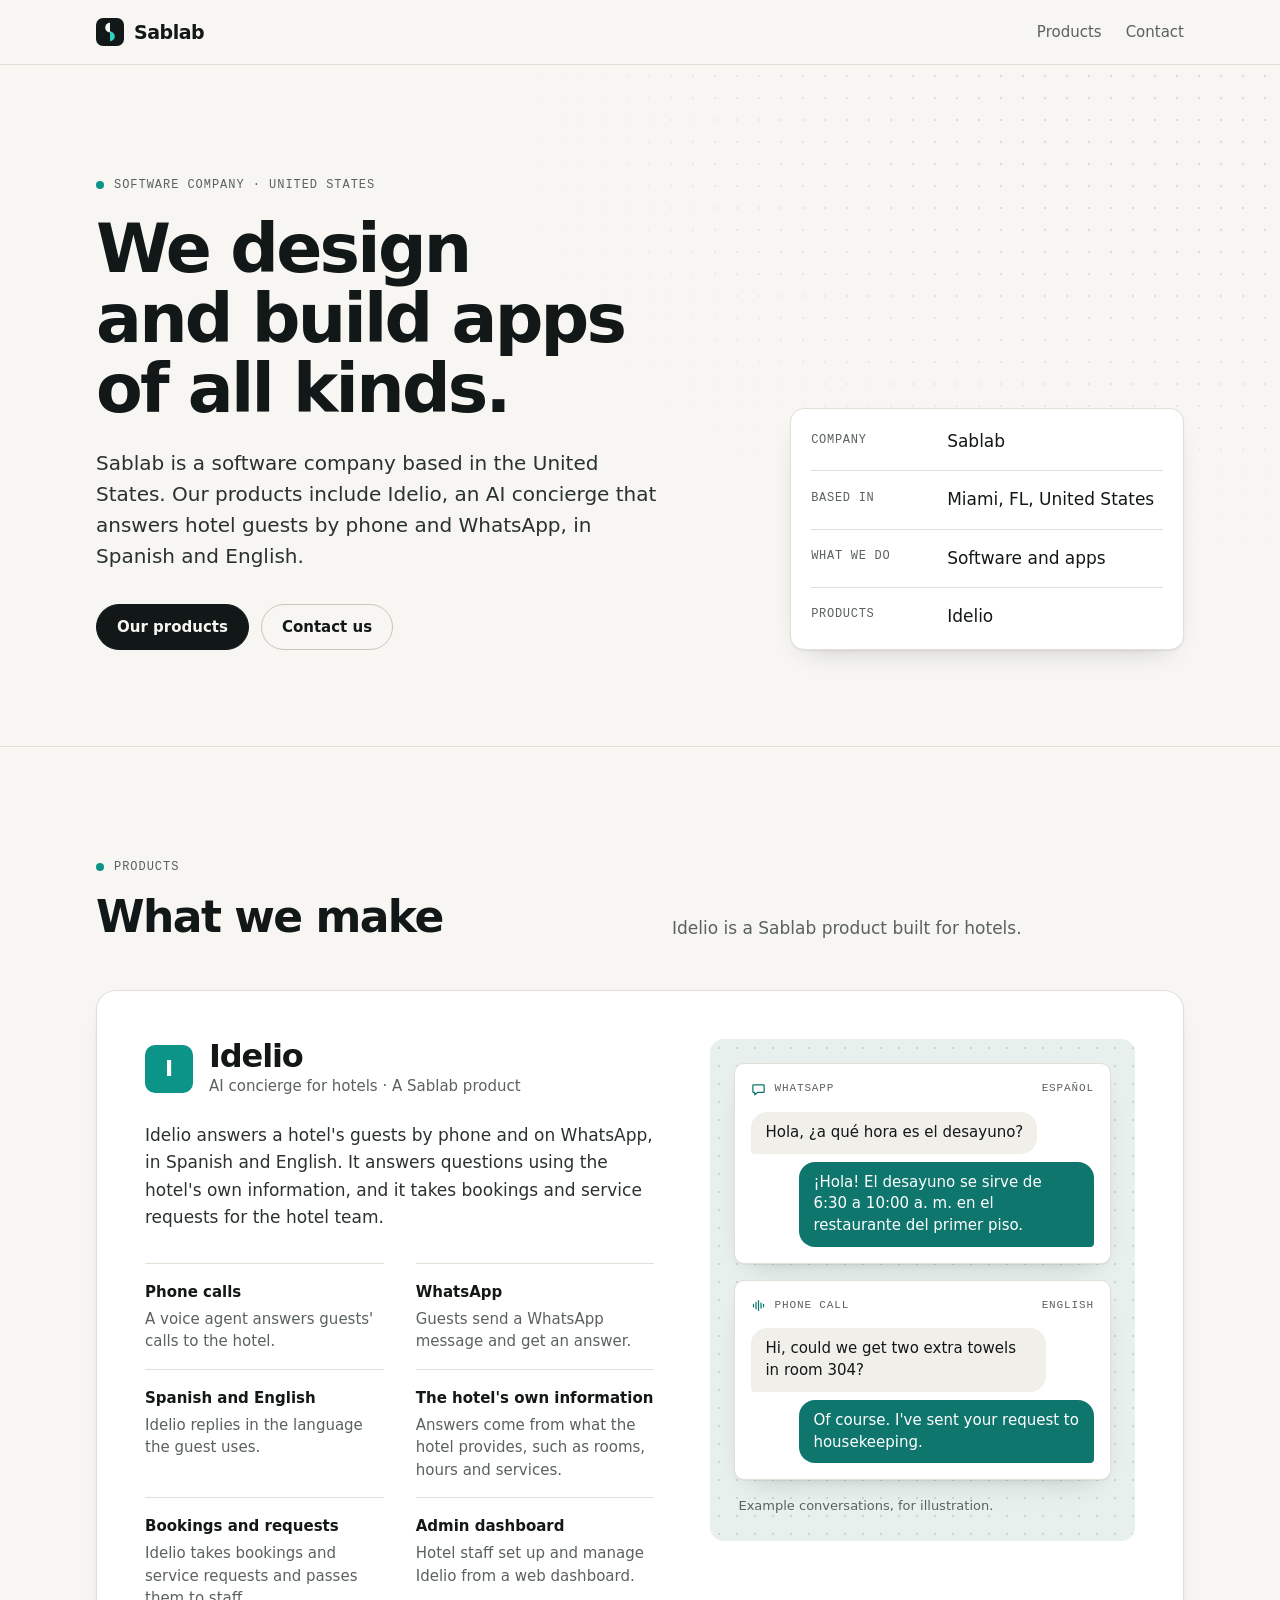
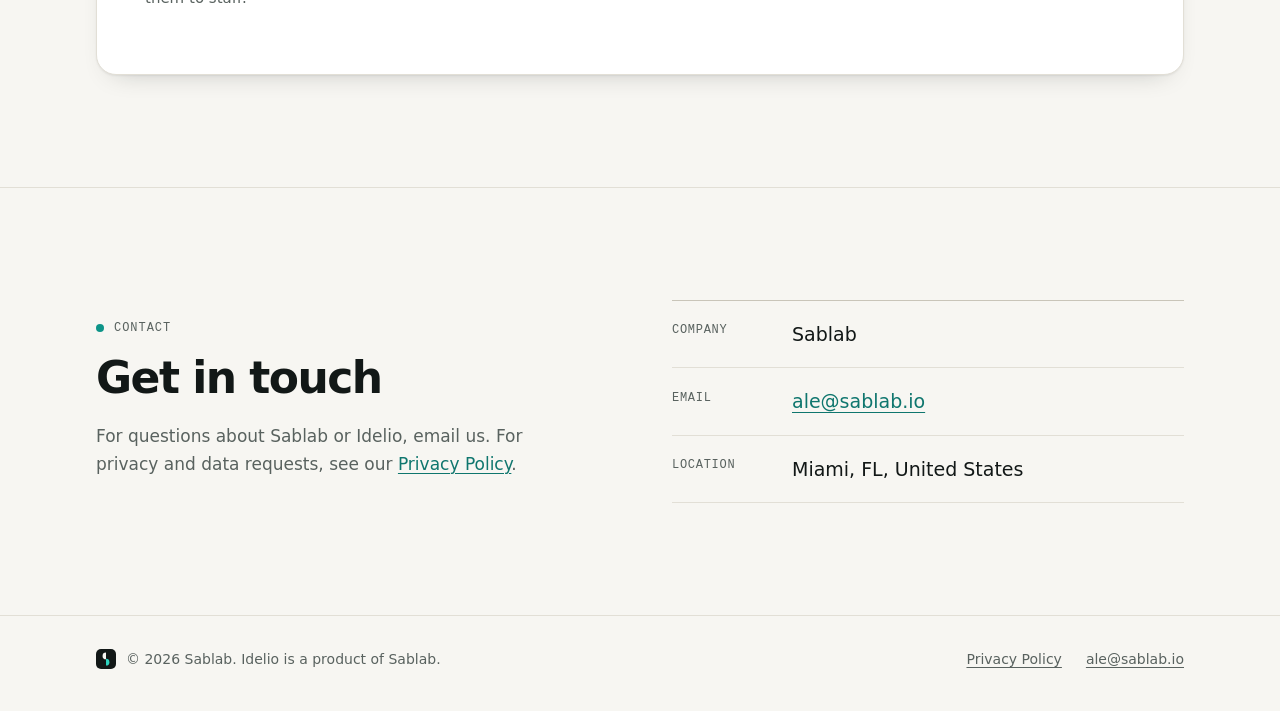
<file: index.html>
<!doctype html>
<html lang="en">
<head>
  <meta charset="utf-8">
  <meta name="viewport" content="width=device-width, initial-scale=1">
  <title>Sablab | Software company</title>
  <meta name="description" content="Sablab is a software company based in the United States that designs and builds apps. Our products include Idelio, an AI concierge for hotels.">
  <link rel="canonical" href="https://sablab.io/">
  <meta name="color-scheme" content="light dark">
  <meta name="theme-color" content="#f7f6f2" media="(prefers-color-scheme: light)">
  <meta name="theme-color" content="#0d1211" media="(prefers-color-scheme: dark)">
  <meta property="og:type" content="website">
  <meta property="og:site_name" content="Sablab">
  <meta property="og:title" content="Sablab | Software company">
  <meta property="og:description" content="Sablab is a software company based in the United States that designs and builds apps. Our products include Idelio, an AI concierge for hotels.">
  <meta property="og:url" content="https://sablab.io/">
  <link rel="icon" href="favicon.svg" type="image/svg+xml">
  <link rel="stylesheet" href="styles.css">
</head>
<body>
  <a class="skip-link" href="#main">Skip to content</a>

  <header class="site-header">
    <div class="wrap header-inner">
      <a class="brand" href="index.html">
        <svg class="brand-mark" viewBox="0 0 32 32" aria-hidden="true" focusable="false">
          <rect class="mark-tile" width="32" height="32" rx="8"/>
          <path class="mark-top" d="M16 5.5a5.5 5.5 0 0 0 0 11z"/>
          <path class="mark-bottom" d="M16 15.5a5.5 5.5 0 0 1 0 11z"/>
        </svg>
        <span>Sablab</span>
      </a>
      <nav aria-label="Main">
        <ul class="nav-list">
          <li><a href="#idelio">Products</a></li>
          <li><a href="#contact">Contact</a></li>
        </ul>
      </nav>
    </div>
  </header>

  <main id="main">
    <section class="hero" aria-labelledby="hero-title">
      <div class="wrap hero-grid">
        <div>
          <p class="eyebrow">Software company · United States</p>
          <h1 id="hero-title">We design and build apps of all kinds.</h1>
          <p class="lede">Sablab is a software company based in the United States. Our products include Idelio, an AI concierge that answers hotel guests by phone and WhatsApp, in Spanish and English.</p>
          <div class="actions">
            <a class="button" href="#idelio">Our products</a>
            <a class="button button-quiet" href="#contact">Contact us</a>
          </div>
        </div>

        <dl class="facts" aria-label="Company details">
          <div><dt>Company</dt><dd>Sablab</dd></div>
          <div><dt>Based in</dt><dd>Miami, FL, United States</dd></div>
          <div><dt>What we do</dt><dd>Software and apps</dd></div>
          <div><dt>Products</dt><dd>Idelio</dd></div>
        </dl>
      </div>
    </section>

    <section id="idelio" class="section" aria-labelledby="products-title">
      <div class="wrap">
        <div class="section-head">
          <div>
            <p class="eyebrow">Products</p>
            <h2 id="products-title" class="section-title">What we make</h2>
          </div>
          <p class="section-intro">Idelio is a Sablab product built for hotels.</p>
        </div>

        <article class="product" aria-labelledby="idelio-title">
          <div>
            <div class="product-id">
              <span class="idelio-mark" aria-hidden="true">I</span>
              <div>
                <h3 id="idelio-title" class="product-name">Idelio</h3>
                <p class="product-tagline"><span>AI concierge for hotels</span> <span>A Sablab product</span></p>
              </div>
            </div>

            <p class="product-desc">Idelio answers a hotel's guests by phone and on WhatsApp, in Spanish and English. It answers questions using the hotel's own information, and it takes bookings and service requests for the hotel team.</p>

            <ul class="features">
              <li>
                <strong class="feature-title">Phone calls</strong>
                <p>A voice agent answers guests' calls to the hotel.</p>
              </li>
              <li>
                <strong class="feature-title">WhatsApp</strong>
                <p>Guests send a WhatsApp message and get an answer.</p>
              </li>
              <li>
                <strong class="feature-title">Spanish and English</strong>
                <p>Idelio replies in the language the guest uses.</p>
              </li>
              <li>
                <strong class="feature-title">The hotel's own information</strong>
                <p>Answers come from what the hotel provides, such as rooms, hours and services.</p>
              </li>
              <li>
                <strong class="feature-title">Bookings and requests</strong>
                <p>Idelio takes bookings and service requests and passes them to staff.</p>
              </li>
              <li>
                <strong class="feature-title">Admin dashboard</strong>
                <p>Hotel staff set up and manage Idelio from a web dashboard.</p>
              </li>
            </ul>
          </div>

          <figure class="demo">
            <div class="thread">
              <p class="thread-label">
                <span class="thread-channel">
                  <svg viewBox="0 0 24 24" fill="none" stroke="currentColor" stroke-width="2" stroke-linejoin="round" aria-hidden="true" focusable="false"><path d="M4 4.5h16a1 1 0 0 1 1 1v10a1 1 0 0 1-1 1h-9l-5 4v-4H4a1 1 0 0 1-1-1v-10a1 1 0 0 1 1-1z"/></svg>
                  WhatsApp
                </span>
                <span>Español</span>
              </p>
              <p class="bubble bubble-guest"><span class="visually-hidden">Guest: </span>Hola, ¿a qué hora es el desayuno?</p>
              <p class="bubble bubble-agent"><span class="visually-hidden">Idelio: </span>¡Hola! El desayuno se sirve de 6:30 a 10:00&nbsp;a.&nbsp;m. en el restaurante del primer piso.</p>
            </div>

            <div class="thread">
              <p class="thread-label">
                <span class="thread-channel">
                  <svg viewBox="0 0 24 24" fill="none" stroke="currentColor" stroke-width="2" stroke-linecap="round" aria-hidden="true" focusable="false"><path d="M4 10v4M8 7v10M12 4v16M16 8v8M20 10v4"/></svg>
                  Phone call
                </span>
                <span>English</span>
              </p>
              <p class="bubble bubble-guest"><span class="visually-hidden">Guest: </span>Hi, could we get two extra towels in room 304?</p>
              <p class="bubble bubble-agent"><span class="visually-hidden">Idelio: </span>Of course. I've sent your request to housekeeping.</p>
            </div>

            <figcaption>Example conversations, for illustration.</figcaption>
          </figure>
        </article>
      </div>
    </section>

    <section id="contact" class="section" aria-labelledby="contact-title">
      <div class="wrap contact-grid">
        <div class="contact-copy">
          <p class="eyebrow">Contact</p>
          <h2 id="contact-title" class="section-title">Get in touch</h2>
          <p>For questions about Sablab or Idelio, email us. For privacy and data requests, see our <a href="privacy.html">Privacy Policy</a>.</p>
        </div>

        <address>
          <dl class="contact-list">
            <div><dt>Company</dt><dd>Sablab</dd></div>
            <div><dt>Email</dt><dd><a href="mailto:ale@sablab.io">ale@sablab.io</a></dd></div>
            <div><dt>Location</dt><dd>Miami, FL, United States</dd></div>
          </dl>
        </address>
      </div>
    </section>
  </main>

  <footer class="site-footer">
    <div class="wrap footer-inner">
      <div class="footer-brand">
        <svg class="brand-mark" viewBox="0 0 32 32" aria-hidden="true" focusable="false">
          <rect class="mark-tile" width="32" height="32" rx="8"/>
          <path class="mark-top" d="M16 5.5a5.5 5.5 0 0 0 0 11z"/>
          <path class="mark-bottom" d="M16 15.5a5.5 5.5 0 0 1 0 11z"/>
        </svg>
        <p>© 2026 Sablab. Idelio is a product of Sablab.</p>
      </div>
      <nav aria-label="Footer">
        <ul class="footer-links">
          <li><a href="privacy.html">Privacy Policy</a></li>
          <li><a href="mailto:ale@sablab.io">ale@sablab.io</a></li>
        </ul>
      </nav>
    </div>
  </footer>
</body>
</html>
</file>
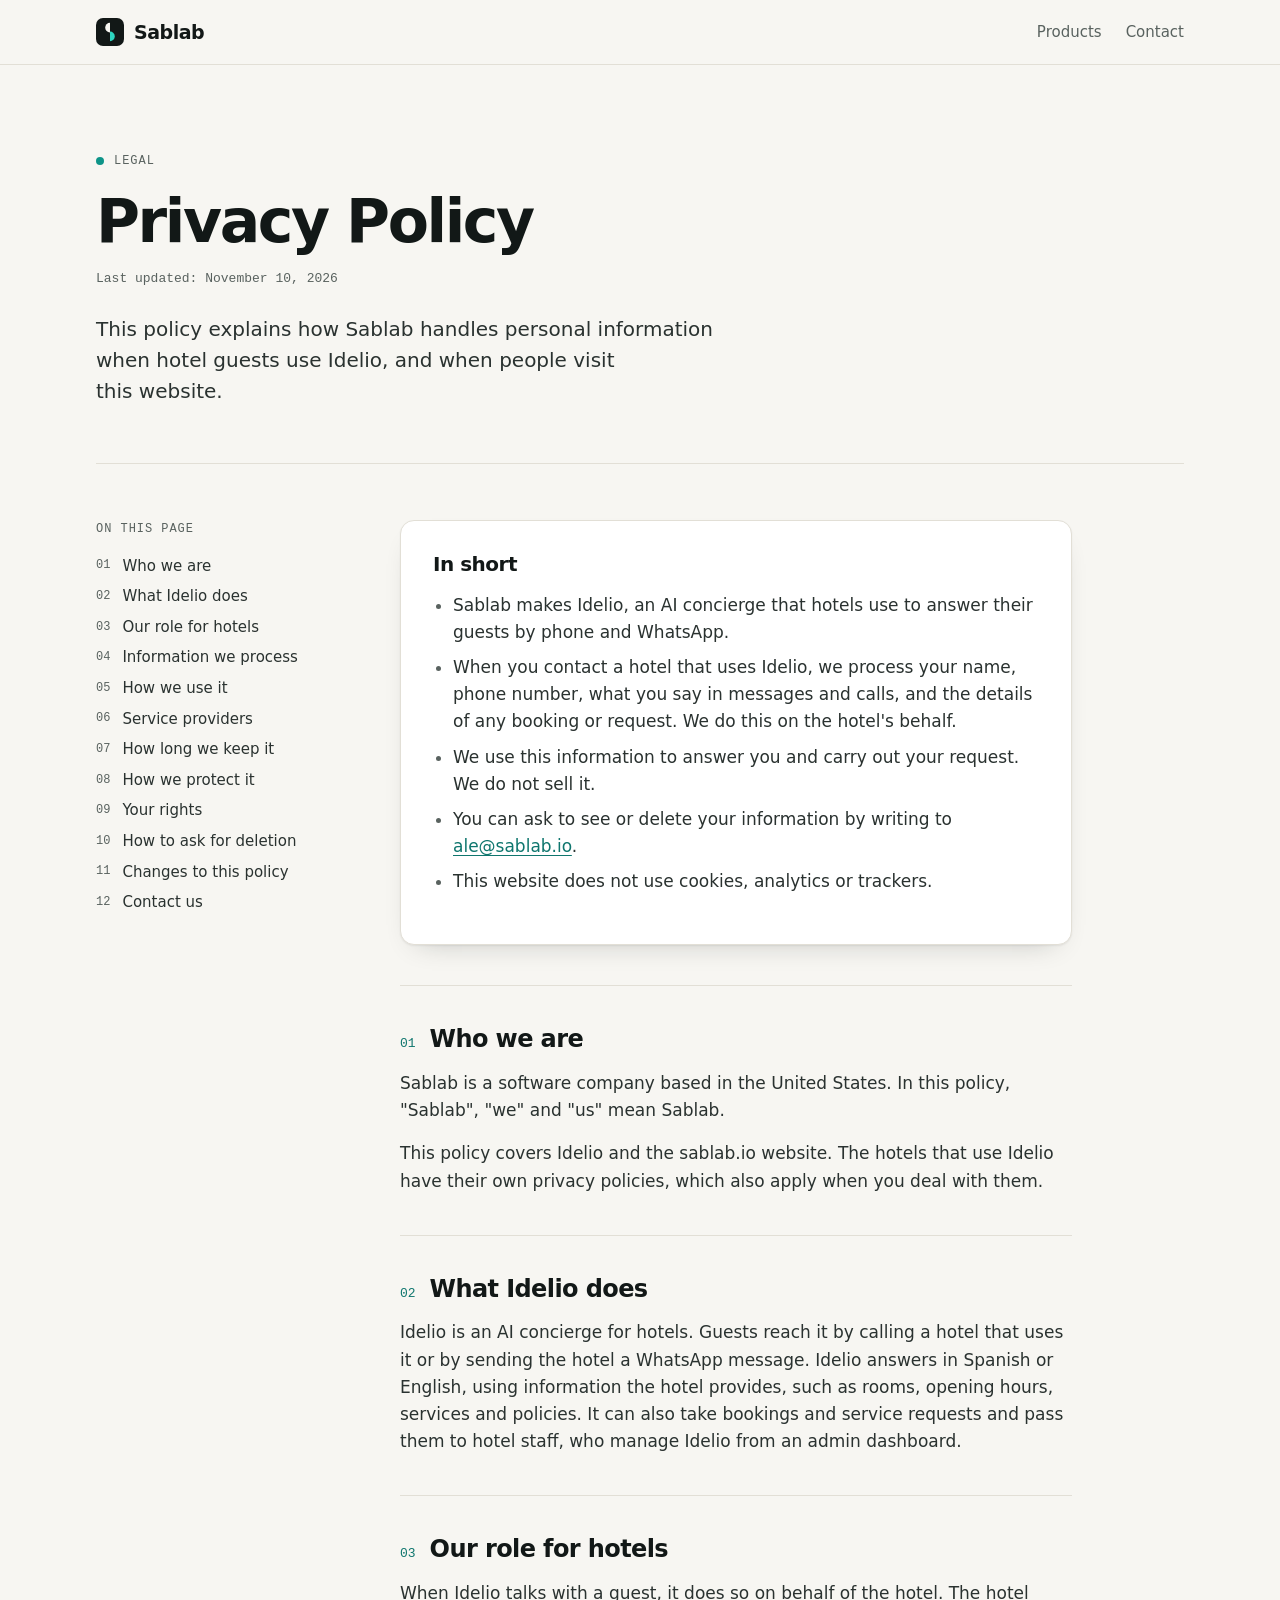
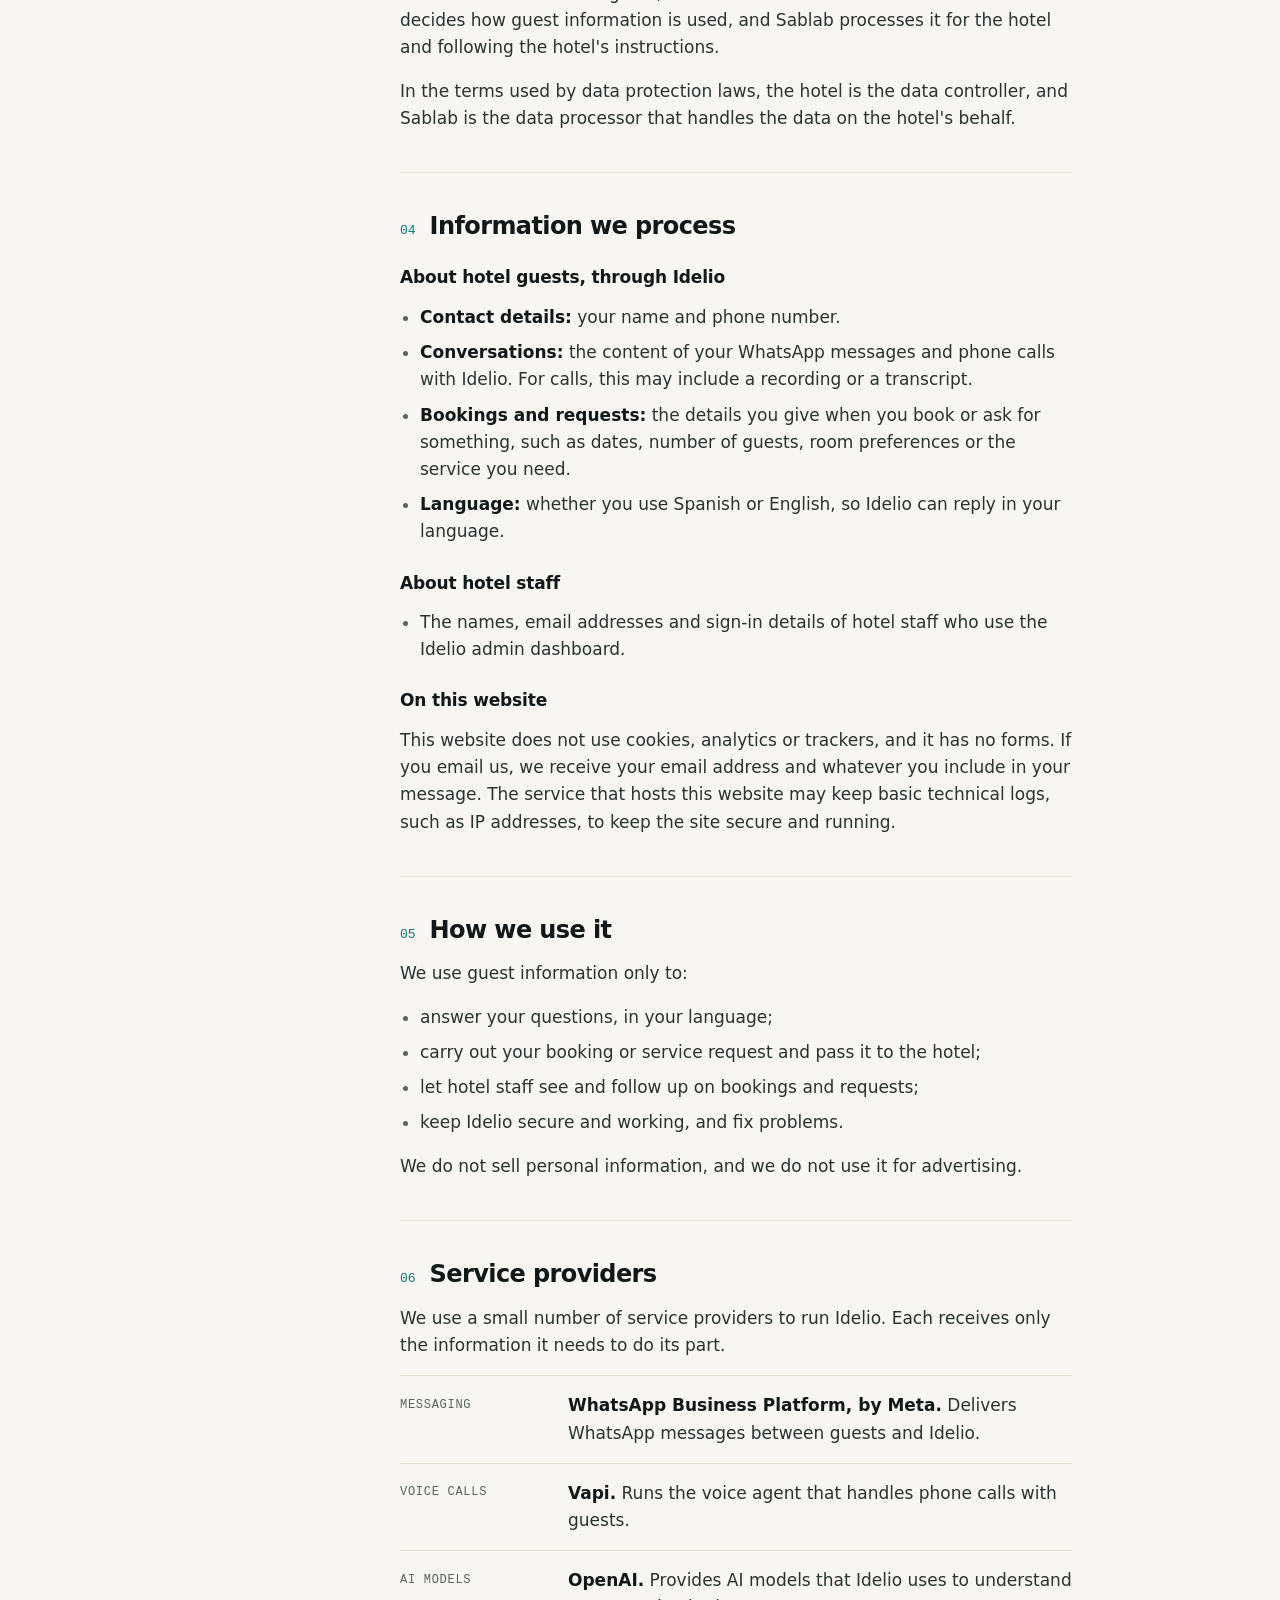
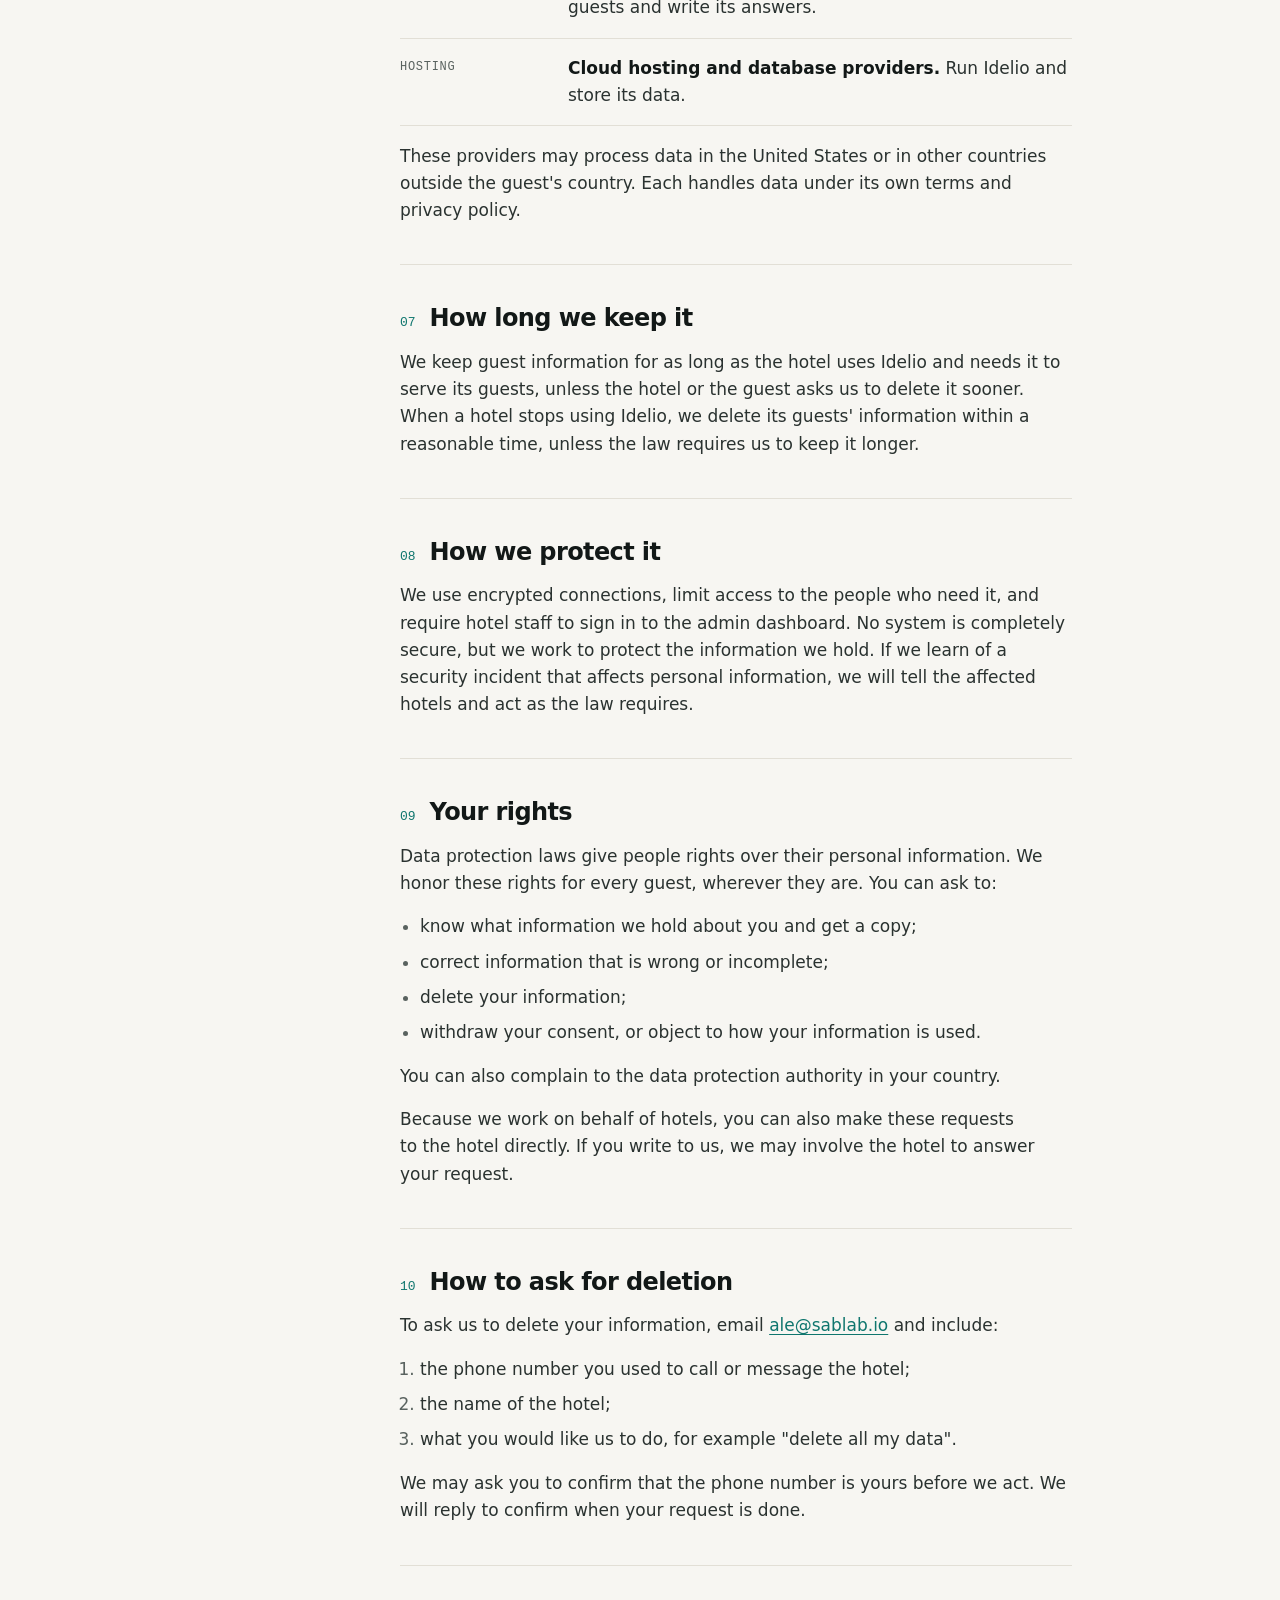
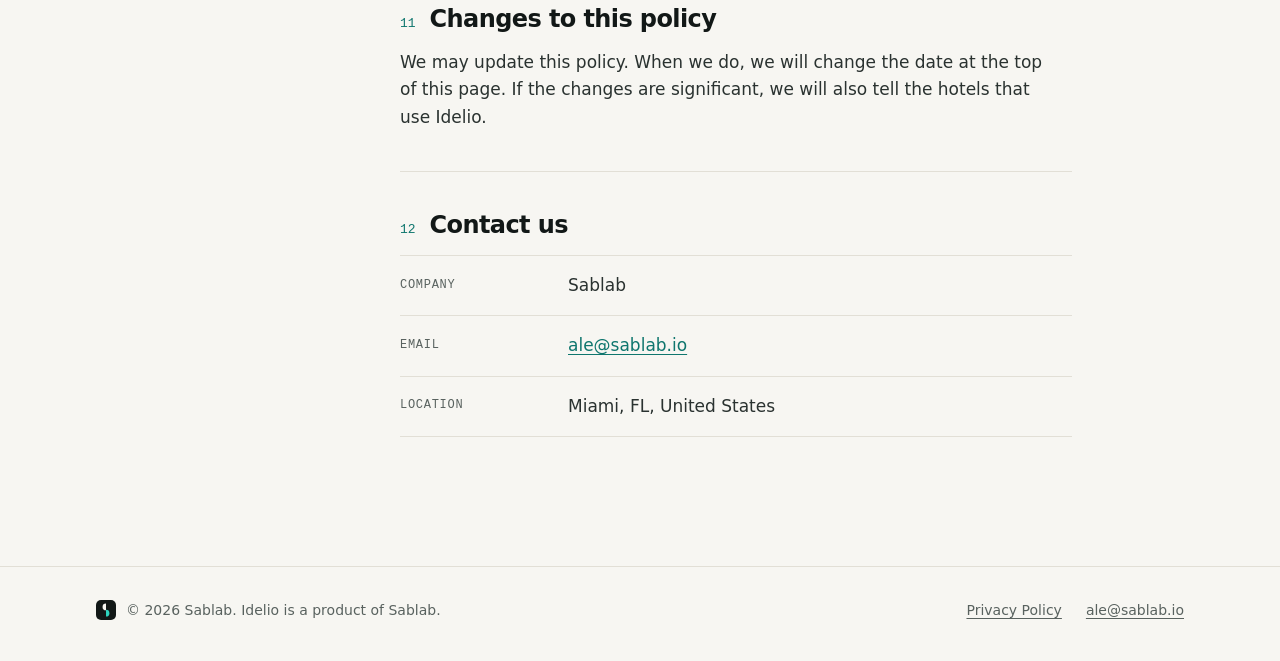
<file: privacy.html>
<!doctype html>
<html lang="en">
<head>
  <meta charset="utf-8">
  <meta name="viewport" content="width=device-width, initial-scale=1">
  <title>Privacy Policy | Sablab</title>
  <meta name="description" content="How Sablab handles personal information when hotel guests use Idelio, our AI concierge for hotels, and when people visit sablab.io.">
  <link rel="canonical" href="https://sablab.io/privacy.html">
  <meta name="color-scheme" content="light dark">
  <meta name="theme-color" content="#f7f6f2" media="(prefers-color-scheme: light)">
  <meta name="theme-color" content="#0d1211" media="(prefers-color-scheme: dark)">
  <meta property="og:type" content="website">
  <meta property="og:site_name" content="Sablab">
  <meta property="og:title" content="Privacy Policy | Sablab">
  <meta property="og:description" content="How Sablab handles personal information when hotel guests use Idelio and when people visit sablab.io.">
  <meta property="og:url" content="https://sablab.io/privacy.html">
  <link rel="icon" href="favicon.svg" type="image/svg+xml">
  <link rel="stylesheet" href="styles.css">
</head>
<body>
  <a class="skip-link" href="#main">Skip to content</a>

  <header class="site-header">
    <div class="wrap header-inner">
      <a class="brand" href="index.html">
        <svg class="brand-mark" viewBox="0 0 32 32" aria-hidden="true" focusable="false">
          <rect class="mark-tile" width="32" height="32" rx="8"/>
          <path class="mark-top" d="M16 5.5a5.5 5.5 0 0 0 0 11z"/>
          <path class="mark-bottom" d="M16 15.5a5.5 5.5 0 0 1 0 11z"/>
        </svg>
        <span>Sablab</span>
      </a>
      <nav aria-label="Main">
        <ul class="nav-list">
          <li><a href="index.html#idelio">Products</a></li>
          <li><a href="index.html#contact">Contact</a></li>
        </ul>
      </nav>
    </div>
  </header>

  <main id="main">
    <div class="wrap">
      <header class="legal-head">
        <p class="eyebrow">Legal</p>
        <h1>Privacy Policy</h1>
        <p class="legal-updated">Last updated: <time datetime="2026-11-10">November 10, 2026</time></p>
        <p class="lede">This policy explains how Sablab handles personal information when hotel guests use Idelio, and when people visit this website.</p>
      </header>

      <div class="legal-layout">
        <nav class="toc" aria-labelledby="toc-title">
          <p id="toc-title" class="toc-title">On this page</p>
          <ol>
            <li><a href="#who-we-are">Who we are</a></li>
            <li><a href="#what-idelio-does">What Idelio does</a></li>
            <li><a href="#our-role">Our role for hotels</a></li>
            <li><a href="#information">Information we process</a></li>
            <li><a href="#how-we-use-it">How we use it</a></li>
            <li><a href="#service-providers">Service providers</a></li>
            <li><a href="#retention">How long we keep it</a></li>
            <li><a href="#security">How we protect it</a></li>
            <li><a href="#your-rights">Your rights</a></li>
            <li><a href="#delete-your-data">How to ask for deletion</a></li>
            <li><a href="#changes">Changes to this policy</a></li>
            <li><a href="#contact">Contact us</a></li>
          </ol>
        </nav>

        <article class="prose">
          <section class="summary" aria-labelledby="summary-title">
            <h2 id="summary-title">In short</h2>
            <ul>
              <li>Sablab makes Idelio, an AI concierge that hotels use to answer their guests by phone and WhatsApp.</li>
              <li>When you contact a hotel that uses Idelio, we process your name, phone number, what you say in messages and calls, and the details of any booking or request. We do this on the hotel's behalf.</li>
              <li>We use this information to answer you and carry out your request. We do not sell it.</li>
              <li>You can ask to see or delete your information by writing to <a href="mailto:ale@sablab.io">ale@sablab.io</a>.</li>
              <li>This website does not use cookies, analytics or trackers.</li>
            </ul>
          </section>

          <section id="who-we-are" class="numbered" aria-labelledby="who-we-are-title">
            <h2 id="who-we-are-title">Who we are</h2>
            <p>Sablab is a software company based in the United States. In this policy, "Sablab", "we" and "us" mean Sablab.</p>
            <p>This policy covers Idelio and the sablab.io website. The hotels that use Idelio have their own privacy policies, which also apply when you deal with them.</p>
          </section>

          <section id="what-idelio-does" class="numbered" aria-labelledby="what-idelio-does-title">
            <h2 id="what-idelio-does-title">What Idelio does</h2>
            <p>Idelio is an AI concierge for hotels. Guests reach it by calling a hotel that uses it or by sending the hotel a WhatsApp message. Idelio answers in Spanish or English, using information the hotel provides, such as rooms, opening hours, services and policies. It can also take bookings and service requests and pass them to hotel staff, who manage Idelio from an admin dashboard.</p>
          </section>

          <section id="our-role" class="numbered" aria-labelledby="our-role-title">
            <h2 id="our-role-title">Our role for hotels</h2>
            <p>When Idelio talks with a guest, it does so on behalf of the hotel. The hotel decides how guest information is used, and Sablab processes it for the hotel and following the hotel's instructions.</p>
            <p>In the terms used by data protection laws, the hotel is the data controller, and Sablab is the data processor that handles the data on the hotel's behalf.</p>
          </section>

          <section id="information" class="numbered" aria-labelledby="information-title">
            <h2 id="information-title">Information we process</h2>
            <h3>About hotel guests, through Idelio</h3>
            <ul>
              <li><strong>Contact details:</strong> your name and phone number.</li>
              <li><strong>Conversations:</strong> the content of your WhatsApp messages and phone calls with Idelio. For calls, this may include a recording or a transcript.</li>
              <li><strong>Bookings and requests:</strong> the details you give when you book or ask for something, such as dates, number of guests, room preferences or the service you need.</li>
              <li><strong>Language:</strong> whether you use Spanish or English, so Idelio can reply in your language.</li>
            </ul>
            <h3>About hotel staff</h3>
            <ul>
              <li>The names, email addresses and sign-in details of hotel staff who use the Idelio admin dashboard.</li>
            </ul>
            <h3>On this website</h3>
            <p>This website does not use cookies, analytics or trackers, and it has no forms. If you email us, we receive your email address and whatever you include in your message. The service that hosts this website may keep basic technical logs, such as IP addresses, to keep the site secure and running.</p>
          </section>

          <section id="how-we-use-it" class="numbered" aria-labelledby="how-we-use-it-title">
            <h2 id="how-we-use-it-title">How we use it</h2>
            <p>We use guest information only to:</p>
            <ul>
              <li>answer your questions, in your language;</li>
              <li>carry out your booking or service request and pass it to the hotel;</li>
              <li>let hotel staff see and follow up on bookings and requests;</li>
              <li>keep Idelio secure and working, and fix problems.</li>
            </ul>
            <p>We do not sell personal information, and we do not use it for advertising.</p>
          </section>

          <section id="service-providers" class="numbered" aria-labelledby="service-providers-title">
            <h2 id="service-providers-title">Service providers</h2>
            <p>We use a small number of service providers to run Idelio. Each receives only the information it needs to do its part.</p>
            <dl class="defs">
              <div>
                <dt>Messaging</dt>
                <dd><strong>WhatsApp Business Platform, by Meta.</strong> Delivers WhatsApp messages between guests and Idelio.</dd>
              </div>
              <div>
                <dt>Voice calls</dt>
                <dd><strong>Vapi.</strong> Runs the voice agent that handles phone calls with guests.</dd>
              </div>
              <div>
                <dt>AI models</dt>
                <dd><strong>OpenAI.</strong> Provides AI models that Idelio uses to understand guests and write its answers.</dd>
              </div>
              <div>
                <dt>Hosting</dt>
                <dd><strong>Cloud hosting and database providers.</strong> Run Idelio and store its data.</dd>
              </div>
            </dl>
            <p>These providers may process data in the United States or in other countries outside the guest's country. Each handles data under its own terms and privacy policy.</p>
          </section>

          <section id="retention" class="numbered" aria-labelledby="retention-title">
            <h2 id="retention-title">How long we keep it</h2>
            <p>We keep guest information for as long as the hotel uses Idelio and needs it to serve its guests, unless the hotel or the guest asks us to delete it sooner. When a hotel stops using Idelio, we delete its guests' information within a reasonable time, unless the law requires us to keep it longer.</p>
          </section>

          <section id="security" class="numbered" aria-labelledby="security-title">
            <h2 id="security-title">How we protect it</h2>
            <p>We use encrypted connections, limit access to the people who need it, and require hotel staff to sign in to the admin dashboard. No system is completely secure, but we work to protect the information we hold. If we learn of a security incident that affects personal information, we will tell the affected hotels and act as the law requires.</p>
          </section>

          <section id="your-rights" class="numbered" aria-labelledby="your-rights-title">
            <h2 id="your-rights-title">Your rights</h2>
            <p>Data protection laws give people rights over their personal information. We honor these rights for every guest, wherever they are. You can ask to:</p>
            <ul>
              <li>know what information we hold about you and get a copy;</li>
              <li>correct information that is wrong or incomplete;</li>
              <li>delete your information;</li>
              <li>withdraw your consent, or object to how your information is used.</li>
            </ul>
            <p>You can also complain to the data protection authority in your country.</p>
            <p>Because we work on behalf of hotels, you can also make these requests to the hotel directly. If you write to us, we may involve the hotel to answer your request.</p>
          </section>

          <section id="delete-your-data" class="numbered" aria-labelledby="delete-your-data-title">
            <h2 id="delete-your-data-title">How to ask for deletion</h2>
            <p>To ask us to delete your information, email <a href="mailto:ale@sablab.io">ale@sablab.io</a> and include:</p>
            <ol>
              <li>the phone number you used to call or message the hotel;</li>
              <li>the name of the hotel;</li>
              <li>what you would like us to do, for example "delete all my data".</li>
            </ol>
            <p>We may ask you to confirm that the phone number is yours before we act. We will reply to confirm when your request is done.</p>
          </section>

          <section id="changes" class="numbered" aria-labelledby="changes-title">
            <h2 id="changes-title">Changes to this policy</h2>
            <p>We may update this policy. When we do, we will change the date at the top of this page. If the changes are significant, we will also tell the hotels that use Idelio.</p>
          </section>

          <section id="contact" class="numbered" aria-labelledby="contact-title">
            <h2 id="contact-title">Contact us</h2>
            <address>
              <dl class="defs">
                <div><dt>Company</dt><dd>Sablab</dd></div>
                <div><dt>Email</dt><dd><a href="mailto:ale@sablab.io">ale@sablab.io</a></dd></div>
                <div><dt>Location</dt><dd>Miami, FL, United States</dd></div>
              </dl>
            </address>
          </section>
        </article>
      </div>
    </div>
  </main>

  <footer class="site-footer">
    <div class="wrap footer-inner">
      <div class="footer-brand">
        <svg class="brand-mark" viewBox="0 0 32 32" aria-hidden="true" focusable="false">
          <rect class="mark-tile" width="32" height="32" rx="8"/>
          <path class="mark-top" d="M16 5.5a5.5 5.5 0 0 0 0 11z"/>
          <path class="mark-bottom" d="M16 15.5a5.5 5.5 0 0 1 0 11z"/>
        </svg>
        <p>© 2026 Sablab. Idelio is a product of Sablab.</p>
      </div>
      <nav aria-label="Footer">
        <ul class="footer-links">
          <li><a href="privacy.html" aria-current="page">Privacy Policy</a></li>
          <li><a href="mailto:ale@sablab.io">ale@sablab.io</a></li>
        </ul>
      </nav>
    </div>
  </footer>
</body>
</html>
</file>
<file: styles.css>
/* Sablab: shared styles for sablab.io */

/* ---------- Tokens ---------- */

:root {
  color-scheme: light dark;

  --bg: #f7f6f2;
  --surface: #ffffff;
  --surface-sunk: #efede6;
  --demo-bg: #e7f0ed;
  --ink: #121817;
  --text: #2a3230;
  --muted: #59625f;
  --rule: #e2dfd6;
  --rule-strong: #c9c5b9;
  --accent: #0f766e;
  --on-accent: #ffffff;
  --idelio: #0d9488;
  --dot: rgba(18, 24, 23, 0.13);
  --shadow: 0 1px 2px rgba(18, 24, 23, 0.06), 0 12px 28px -18px rgba(18, 24, 23, 0.3);

  --bubble-guest: #f1efe9;
  --bubble-agent: #0f766e;
  --bubble-agent-text: #ffffff;

  --mark-tile: #121817;
  --mark-top: #f7f6f2;
  --mark-bottom: #2dd4bf;

  --radius: 14px;
  --font-sans: system-ui, -apple-system, "Segoe UI", Roboto, "Helvetica Neue", Arial, sans-serif;
  --font-mono: ui-monospace, "SF Mono", SFMono-Regular, Menlo, Consolas, "Liberation Mono", monospace;
}

@media (prefers-color-scheme: dark) {
  :root {
    --bg: #0d1211;
    --surface: #151c1b;
    --surface-sunk: #111817;
    --demo-bg: #0f211e;
    --ink: #eef2f0;
    --text: #d3dad7;
    --muted: #97a29e;
    --rule: #232d2b;
    --rule-strong: #35413e;
    --accent: #4fd1c1;
    --on-accent: #0d1211;
    --dot: rgba(238, 242, 240, 0.09);
    --shadow: 0 1px 2px rgba(0, 0, 0, 0.4), 0 12px 28px -18px rgba(0, 0, 0, 0.8);

    --bubble-guest: #1e2726;
    --bubble-agent: #0f5f58;
    --bubble-agent-text: #effaf8;

    --mark-tile: #eef2f0;
    --mark-top: #0d1211;
    --mark-bottom: #0d9488;
  }
}

/* ---------- Base ---------- */

*,
*::before,
*::after {
  box-sizing: border-box;
}

html {
  -webkit-text-size-adjust: 100%;
  text-size-adjust: 100%;
  scroll-behavior: smooth;
}

@media (prefers-reduced-motion: reduce) {
  html {
    scroll-behavior: auto;
  }
}

body {
  margin: 0;
  background: var(--bg);
  color: var(--text);
  font-family: var(--font-sans);
  font-size: 1rem;
  line-height: 1.6;
  -webkit-font-smoothing: antialiased;
  -moz-osx-font-smoothing: grayscale;
}

@media (min-width: 720px) {
  body {
    font-size: 1.0625rem;
  }
}

h1,
h2,
h3 {
  margin: 0;
  color: var(--ink);
  font-weight: 600;
  line-height: 1.15;
  letter-spacing: -0.02em;
  text-wrap: balance;
}

p {
  margin: 0;
  text-wrap: pretty;
}

a {
  color: var(--accent);
  text-decoration-thickness: 1px;
  text-underline-offset: 0.2em;
}

a:hover {
  text-decoration-thickness: 2px;
}

:focus-visible {
  outline: 2px solid var(--accent);
  outline-offset: 3px;
  border-radius: 4px;
}

::selection {
  background: var(--accent);
  color: var(--on-accent);
}

address {
  font-style: normal;
}

.wrap {
  width: 100%;
  max-width: 72rem;
  margin-inline: auto;
  padding-inline: 1rem;
}

@media (min-width: 720px) {
  .wrap {
    padding-inline: 2rem;
  }
}

.visually-hidden {
  position: absolute;
  width: 1px;
  height: 1px;
  padding: 0;
  margin: -1px;
  overflow: hidden;
  clip: rect(0 0 0 0);
  white-space: nowrap;
  border: 0;
}

.skip-link {
  position: absolute;
  top: -4rem;
  left: 1rem;
  z-index: 10;
  padding: 0.5rem 0.875rem;
  border-radius: 8px;
  background: var(--ink);
  color: var(--bg);
  text-decoration: none;
}

.skip-link:focus {
  top: 1rem;
}

.eyebrow {
  display: flex;
  align-items: center;
  gap: 0.625rem;
  color: var(--muted);
  font-family: var(--font-mono);
  font-size: 0.75rem;
  letter-spacing: 0.08em;
  line-height: 1.4;
  text-transform: uppercase;
}

.eyebrow::before {
  content: "";
  flex: none;
  width: 0.5rem;
  height: 0.5rem;
  border-radius: 50%;
  background: var(--idelio);
}

/* ---------- Brand mark ---------- */

.mark-tile {
  fill: var(--mark-tile);
}

.mark-top {
  fill: var(--mark-top);
}

.mark-bottom {
  fill: var(--mark-bottom);
}

/* ---------- Header ---------- */

.site-header {
  border-bottom: 1px solid var(--rule);
}

.header-inner {
  display: flex;
  align-items: center;
  justify-content: space-between;
  gap: 1rem;
  min-height: 4rem;
}

.brand {
  display: inline-flex;
  align-items: center;
  gap: 0.625rem;
  color: var(--ink);
  font-size: 1.1875rem;
  font-weight: 650;
  letter-spacing: -0.025em;
  text-decoration: none;
}

.brand-mark {
  display: block;
  flex: none;
  width: 1.75rem;
  height: 1.75rem;
}

.nav-list {
  display: flex;
  gap: 1.5rem;
  margin: 0;
  padding: 0;
  list-style: none;
}

.nav-list a {
  color: var(--muted);
  font-size: 0.9375rem;
  text-decoration: none;
}

.nav-list a:hover {
  color: var(--ink);
}

/* ---------- Buttons ---------- */

.actions {
  display: flex;
  flex-wrap: wrap;
  gap: 0.75rem;
  margin-top: 2rem;
}

.button {
  display: inline-flex;
  align-items: center;
  justify-content: center;
  min-height: 2.875rem;
  padding: 0 1.25rem;
  border: 1px solid var(--ink);
  border-radius: 999px;
  background: var(--ink);
  color: var(--bg);
  font-size: 0.9375rem;
  font-weight: 550;
  text-decoration: none;
  transition: background-color 0.15s ease, border-color 0.15s ease, color 0.15s ease;
}

.button:hover {
  border-color: var(--accent);
  background: var(--accent);
  color: var(--on-accent);
}

.button-quiet {
  border-color: var(--rule-strong);
  background: transparent;
  color: var(--ink);
}

.button-quiet:hover {
  border-color: var(--ink);
  background: transparent;
  color: var(--ink);
}

/* ---------- Hero ---------- */

.hero {
  position: relative;
  overflow: hidden;
  padding-block: 3.5rem 3.5rem;
  border-bottom: 1px solid var(--rule);
}

.hero::before {
  content: "";
  position: absolute;
  inset: 0;
  background-image: radial-gradient(var(--dot) 1px, transparent 1.4px);
  background-size: 22px 22px;
  -webkit-mask-image: radial-gradient(ellipse 75% 95% at 90% 10%, #000 15%, transparent 70%);
  mask-image: radial-gradient(ellipse 75% 95% at 90% 10%, #000 15%, transparent 70%);
  pointer-events: none;
}

.hero-grid {
  position: relative;
  display: grid;
  gap: 2.5rem;
}

.hero h1 {
  max-width: 15ch;
  margin-top: 1.25rem;
  font-size: clamp(2.375rem, 1.5rem + 3.6vw, 4.25rem);
  line-height: 1.03;
  letter-spacing: -0.04em;
}

.lede {
  max-width: 36rem;
  margin-top: 1.5rem;
  font-size: clamp(1.0625rem, 1rem + 0.35vw, 1.25rem);
  line-height: 1.55;
}

.facts {
  margin: 0;
  padding: 0.25rem 1.25rem;
  border: 1px solid var(--rule);
  border-radius: var(--radius);
  background: var(--surface);
  box-shadow: var(--shadow);
}

.facts div {
  display: grid;
  grid-template-columns: 7.5rem minmax(0, 1fr);
  gap: 1rem;
  padding-block: 0.9375rem;
  border-bottom: 1px solid var(--rule);
}

.facts div:last-child {
  border-bottom: 0;
}

.facts dt,
.contact-list dt {
  padding-top: 0.2em;
  color: var(--muted);
  font-family: var(--font-mono);
  font-size: 0.75rem;
  letter-spacing: 0.06em;
  text-transform: uppercase;
}

.facts dd {
  margin: 0;
  color: var(--ink);
  font-weight: 500;
}

@media (min-width: 900px) {
  .hero {
    padding-block: 7rem 6rem;
  }

  .hero-grid {
    grid-template-columns: minmax(0, 1.6fr) minmax(0, 1fr);
    align-items: end;
    gap: 4rem;
  }
}

/* ---------- Sections ---------- */

.section {
  padding-block: 4.5rem;
}

.section + .section {
  border-top: 1px solid var(--rule);
}

.section-head {
  display: grid;
  gap: 1rem;
  margin-bottom: 2.5rem;
}

.section-title {
  margin-top: 1rem;
  font-size: clamp(1.875rem, 1.35rem + 1.9vw, 2.75rem);
  letter-spacing: -0.035em;
}

.section-intro {
  max-width: 34rem;
  color: var(--muted);
}

@media (min-width: 900px) {
  .section {
    padding-block: 7rem;
  }

  .section-head {
    grid-template-columns: minmax(0, 1fr) minmax(0, 1fr);
    align-items: end;
    gap: 4rem;
    margin-bottom: 3rem;
  }
}

/* ---------- Product ---------- */

.product {
  display: grid;
  gap: 2.5rem;
  padding: 1.25rem;
  border: 1px solid var(--rule);
  border-radius: calc(var(--radius) + 6px);
  background: var(--surface);
  box-shadow: var(--shadow);
}

.product-id {
  display: flex;
  align-items: center;
  gap: 1rem;
}

.idelio-mark {
  display: grid;
  flex: none;
  place-items: center;
  width: 3rem;
  height: 3rem;
  border-radius: 10px;
  background: var(--idelio);
  color: #ffffff;
  font-size: 1.375rem;
  font-weight: 700;
  line-height: 1;
}

.product-name {
  font-size: 2rem;
  letter-spacing: -0.035em;
  line-height: 1.1;
}

.product-tagline {
  margin-top: 0.125rem;
  color: var(--muted);
  font-size: 0.9375rem;
  line-height: 1.45;
}

.product-tagline span {
  display: block;
}

@media (min-width: 560px) {
  .product-tagline span {
    display: inline;
  }

  .product-tagline span + span::before {
    content: "· ";
  }
}

.product-desc {
  max-width: 34rem;
  margin-top: 1.5rem;
}

.features {
  display: grid;
  margin: 2rem 0 0;
  padding: 0;
  list-style: none;
}

.features li {
  padding-block: 1rem;
  border-top: 1px solid var(--rule);
}

.feature-title {
  display: block;
  color: var(--ink);
  font-size: 0.9375rem;
  font-weight: 600;
}

.features p {
  margin-top: 0.25rem;
  color: var(--muted);
  font-size: 0.9375rem;
  line-height: 1.5;
}

@media (min-width: 560px) {
  .features {
    grid-template-columns: repeat(2, minmax(0, 1fr));
    column-gap: 2rem;
  }
}

@media (min-width: 900px) {
  .product {
    grid-template-columns: minmax(0, 1.2fr) minmax(0, 1fr);
    gap: 3.5rem;
    padding: 3rem;
  }
}

/* ---------- Example conversations ---------- */

.demo {
  display: flex;
  flex-direction: column;
  gap: 0.75rem;
  margin: 0;
  padding: 0.625rem;
  border-radius: var(--radius);
  background-color: var(--demo-bg);
  background-image: radial-gradient(var(--dot) 1px, transparent 1.4px);
  background-size: 18px 18px;
}

.thread {
  display: flex;
  flex-direction: column;
  gap: 0.5rem;
  padding: 0.875rem;
  border: 1px solid var(--rule);
  border-radius: 10px;
  background: var(--surface);
  box-shadow: var(--shadow);
}

.thread-label {
  display: flex;
  align-items: center;
  justify-content: space-between;
  gap: 1rem;
  margin-bottom: 0.375rem;
  color: var(--muted);
  font-family: var(--font-mono);
  font-size: 0.6875rem;
  letter-spacing: 0.08em;
  text-transform: uppercase;
}

.thread-channel {
  display: inline-flex;
  align-items: center;
  gap: 0.5rem;
}

.thread-channel svg {
  display: block;
  width: 0.9375rem;
  height: 0.9375rem;
  color: var(--accent);
}

.bubble {
  max-width: 90%;
  padding: 0.625rem 0.875rem;
  border-radius: 16px;
  font-size: 0.9375rem;
  line-height: 1.45;
}

.bubble-guest {
  align-self: flex-start;
  border-bottom-left-radius: 4px;
  background: var(--bubble-guest);
  color: var(--ink);
}

.bubble-agent {
  align-self: flex-end;
  border-bottom-right-radius: 4px;
  background: var(--bubble-agent);
  color: var(--bubble-agent-text);
}

.demo figcaption {
  padding-inline: 0.25rem;
  color: var(--muted);
  font-size: 0.8125rem;
}

@media (min-width: 900px) {
  .demo {
    align-self: start;
    gap: 1rem;
    padding: 1.5rem;
  }

  .thread {
    padding: 1rem;
  }

  .bubble {
    max-width: 86%;
  }
}

/* ---------- Contact ---------- */

.contact-grid {
  display: grid;
  gap: 2.5rem;
}

.contact-copy p {
  max-width: 28rem;
  margin-top: 1.25rem;
  color: var(--muted);
}

.contact-list {
  margin: 0;
  border-top: 1px solid var(--rule-strong);
}

.contact-list div {
  display: grid;
  grid-template-columns: 6.5rem minmax(0, 1fr);
  gap: 1rem;
  padding-block: 1.125rem;
  border-bottom: 1px solid var(--rule);
}

.contact-list dd {
  margin: 0;
  color: var(--ink);
  font-size: 1.0625rem;
  overflow-wrap: anywhere;
}

@media (min-width: 900px) {
  .contact-grid {
    grid-template-columns: minmax(0, 1fr) minmax(0, 1fr);
    gap: 4rem;
  }

  .contact-list dd {
    font-size: 1.1875rem;
  }
}

/* ---------- Footer ---------- */

.site-footer {
  padding-block: 2rem 2.5rem;
  border-top: 1px solid var(--rule);
  color: var(--muted);
  font-size: 0.875rem;
}

.footer-inner {
  display: flex;
  flex-wrap: wrap;
  align-items: center;
  justify-content: space-between;
  gap: 1rem 2rem;
}

.footer-brand {
  display: flex;
  align-items: center;
  gap: 0.625rem;
}

.footer-brand .brand-mark {
  width: 1.25rem;
  height: 1.25rem;
}

.footer-links {
  display: flex;
  flex-wrap: wrap;
  gap: 0.5rem 1.5rem;
  margin: 0;
  padding: 0;
  list-style: none;
}

.footer-links a {
  color: var(--muted);
}

.footer-links a:hover {
  color: var(--ink);
}

/* ---------- Privacy policy ---------- */

.legal-head {
  padding-block: 3.5rem 2.5rem;
  border-bottom: 1px solid var(--rule);
}

.legal-head h1 {
  margin-top: 1.25rem;
  font-size: clamp(2.375rem, 1.6rem + 2.8vw, 3.75rem);
  line-height: 1.05;
  letter-spacing: -0.04em;
}

.legal-updated {
  margin-top: 1rem;
  color: var(--muted);
  font-family: var(--font-mono);
  font-size: 0.8125rem;
}

.legal-head .lede {
  max-width: 40rem;
}

.legal-layout {
  display: grid;
  gap: 2.5rem;
  padding-block: 2.5rem 5rem;
}

.toc {
  padding: 1.25rem;
  border: 1px solid var(--rule);
  border-radius: var(--radius);
  background: var(--surface);
}

.toc-title {
  color: var(--muted);
  font-family: var(--font-mono);
  font-size: 0.75rem;
  letter-spacing: 0.08em;
  text-transform: uppercase;
}

.toc ol {
  margin: 0.75rem 0 0;
  padding: 0;
  list-style: none;
  counter-reset: toc;
}

.toc li {
  counter-increment: toc;
}

.toc a {
  display: flex;
  gap: 0.75rem;
  padding-block: 0.3rem;
  color: var(--text);
  font-size: 0.9375rem;
  line-height: 1.4;
  text-decoration: none;
}

.toc a::before {
  content: counter(toc, decimal-leading-zero);
  flex: none;
  padding-top: 0.15em;
  color: var(--muted);
  font-family: var(--font-mono);
  font-size: 0.75rem;
}

.toc a:hover {
  color: var(--accent);
}

.prose {
  max-width: 42rem;
  counter-reset: section;
}

.prose section {
  scroll-margin-top: 1.5rem;
}

.prose section + section {
  margin-top: 2.5rem;
  padding-top: 2.5rem;
  border-top: 1px solid var(--rule);
}

.prose h2 {
  display: flex;
  align-items: baseline;
  gap: 0.875rem;
  font-size: 1.5rem;
  letter-spacing: -0.025em;
}

.prose .numbered h2::before {
  counter-increment: section;
  content: counter(section, decimal-leading-zero);
  flex: none;
  color: var(--accent);
  font-family: var(--font-mono);
  font-size: 0.8125rem;
  font-weight: 500;
  letter-spacing: 0;
}

.prose h3 {
  margin-top: 1.75rem;
  font-size: 1.0625rem;
  letter-spacing: -0.01em;
}

.prose p,
.prose ul,
.prose ol,
.prose dl {
  margin-top: 1rem;
}

.prose ul,
.prose ol {
  padding-left: 1.25rem;
}

.prose li + li {
  margin-top: 0.5rem;
}

.prose li::marker {
  color: var(--muted);
}

.prose strong {
  color: var(--ink);
  font-weight: 600;
}

.summary {
  padding: 1.5rem;
  border: 1px solid var(--rule);
  border-radius: var(--radius);
  background: var(--surface);
  box-shadow: var(--shadow);
}

.summary h2 {
  font-size: 1.25rem;
}

.defs {
  border-top: 1px solid var(--rule);
}

.defs div {
  display: grid;
  gap: 0.25rem;
  padding-block: 1rem;
  border-bottom: 1px solid var(--rule);
}

.defs dt {
  color: var(--muted);
  font-family: var(--font-mono);
  font-size: 0.75rem;
  letter-spacing: 0.06em;
  text-transform: uppercase;
}

.defs dd {
  margin: 0;
}

@media (min-width: 640px) {
  .defs div {
    grid-template-columns: 9rem minmax(0, 1fr);
    gap: 1.5rem;
  }

  .defs dt {
    padding-top: 0.3em;
  }
}

@media (min-width: 960px) {
  .legal-head {
    padding-block: 5.5rem 3.5rem;
  }

  .legal-layout {
    grid-template-columns: 15rem minmax(0, 1fr);
    gap: 4rem;
    padding-block: 3.5rem 7rem;
  }

  .toc {
    position: sticky;
    top: 2rem;
    align-self: start;
    padding: 0;
    border: 0;
    background: transparent;
  }

  .summary {
    padding: 2rem;
  }
}
</file>
